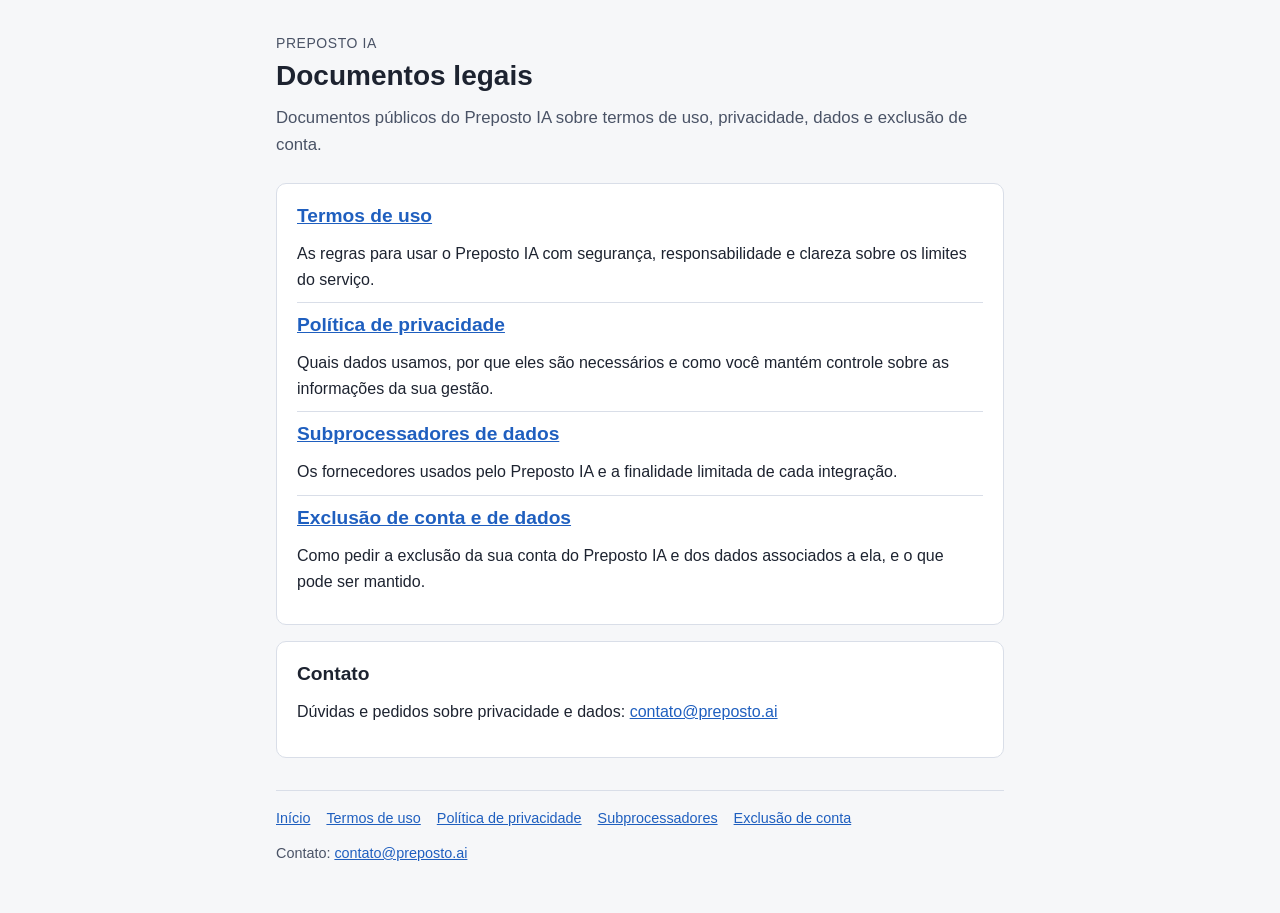
<file: index.html>
<!doctype html>
<html lang="pt-BR">
<head>
  <meta charset="utf-8">
  <meta name="viewport" content="width=device-width, initial-scale=1">
  <title>Preposto IA — documentos legais</title>
  <link rel="stylesheet" href="style.css">
</head>
<body>
  <main class="pagina">
    <header class="topo">
      <p class="sobretitulo">Preposto IA</p>
      <h1>Documentos legais</h1>
      <p class="descricao">Documentos públicos do Preposto IA sobre termos de uso, privacidade, dados e exclusão de conta.</p>
    </header>

    <section class="bloco" aria-label="Documentos">
      <ul class="itens">
        <li>
          <h2><a href="termos.html">Termos de uso</a></h2>
          <p>As regras para usar o Preposto IA com segurança, responsabilidade e clareza sobre os limites do serviço.</p>
        </li>
        <li>
          <h2><a href="privacidade.html">Política de privacidade</a></h2>
          <p>Quais dados usamos, por que eles são necessários e como você mantém controle sobre as informações da sua gestão.</p>
        </li>
        <li>
          <h2><a href="subprocessadores.html">Subprocessadores de dados</a></h2>
          <p>Os fornecedores usados pelo Preposto IA e a finalidade limitada de cada integração.</p>
        </li>
        <li>
          <h2><a href="exclusao-de-conta.html">Exclusão de conta e de dados</a></h2>
          <p>Como pedir a exclusão da sua conta do Preposto IA e dos dados associados a ela, e o que pode ser mantido.</p>
        </li>
      </ul>
    </section>

    <section class="bloco">
      <h2>Contato</h2>
      <p>Dúvidas e pedidos sobre privacidade e dados: <a href="mailto:contato@preposto.ai">contato@preposto.ai</a></p>
    </section>

    <footer class="rodape">
      <ul>
        <li><a href="index.html">Início</a></li>
        <li><a href="termos.html">Termos de uso</a></li>
        <li><a href="privacidade.html">Política de privacidade</a></li>
        <li><a href="subprocessadores.html">Subprocessadores</a></li>
        <li><a href="exclusao-de-conta.html">Exclusão de conta</a></li>
      </ul>
      <p>Contato: <a href="mailto:contato@preposto.ai">contato@preposto.ai</a></p>
    </footer>
  </main>
</body>
</html>
</file>
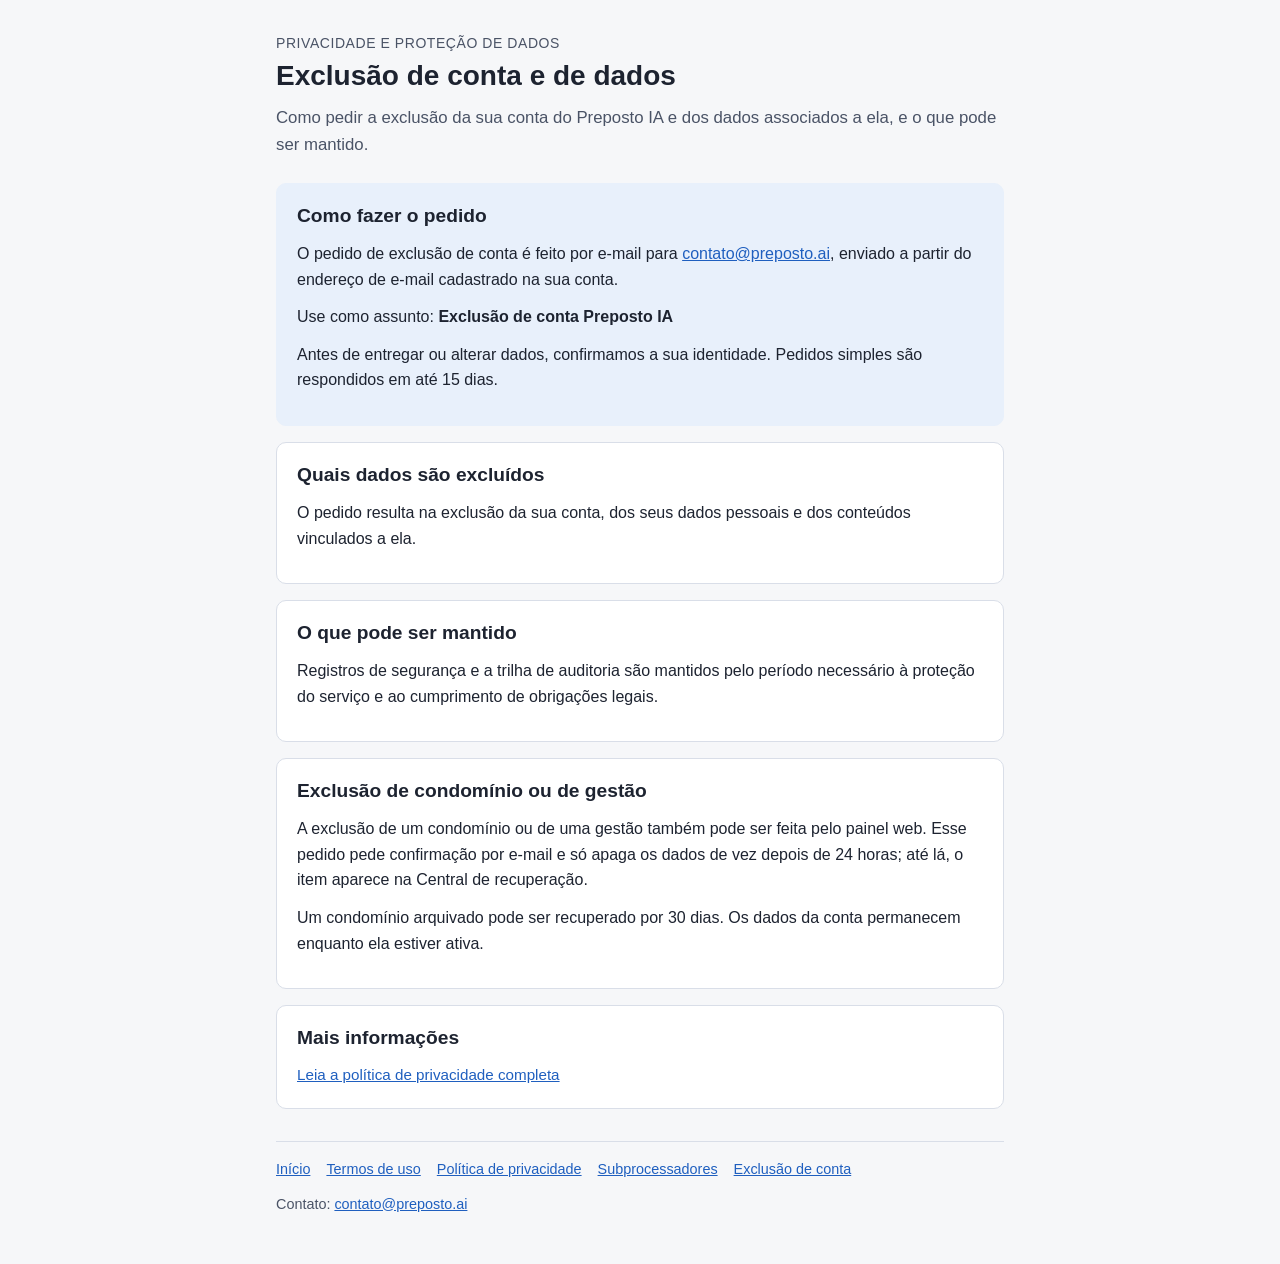
<file: exclusao-de-conta.html>
<!doctype html>
<html lang="pt-BR">
<head>
  <meta charset="utf-8">
  <meta name="viewport" content="width=device-width, initial-scale=1">
  <title>Exclusão de conta · Preposto IA</title>
  <link rel="stylesheet" href="style.css">
</head>
<body>
  <main class="pagina">
    <header class="topo">
      <p class="sobretitulo">Privacidade e proteção de dados</p>
      <h1>Exclusão de conta e de dados</h1>
      <p class="descricao">Como pedir a exclusão da sua conta do Preposto IA e dos dados associados a ela, e o que pode ser mantido.</p>
    </header>

    <section class="bloco resumo" aria-labelledby="pedido-titulo">
      <h2 id="pedido-titulo">Como fazer o pedido</h2>
      <p>O pedido de exclusão de conta é feito por e-mail para <a href="mailto:contato@preposto.ai?subject=Exclus%C3%A3o%20de%20conta%20Preposto%20IA">contato@preposto.ai</a>, enviado a partir do endereço de e-mail cadastrado na sua conta.</p>
      <p>Use como assunto: <strong>Exclusão de conta Preposto IA</strong></p>
      <p>Antes de entregar ou alterar dados, confirmamos a sua identidade. Pedidos simples são respondidos em até 15 dias.</p>
    </section>

    <section class="secao" id="dados-excluidos" aria-labelledby="t-dados-excluidos">
      <h2 id="t-dados-excluidos">Quais dados são excluídos</h2>
      <p>O pedido resulta na exclusão da sua conta, dos seus dados pessoais e dos conteúdos vinculados a ela.</p>
    </section>

    <section class="secao" id="dados-mantidos" aria-labelledby="t-dados-mantidos">
      <h2 id="t-dados-mantidos">O que pode ser mantido</h2>
      <p>Registros de segurança e a trilha de auditoria são mantidos pelo período necessário à proteção do serviço e ao cumprimento de obrigações legais.</p>
    </section>

    <section class="secao" id="condominio-e-gestao" aria-labelledby="t-condominio-e-gestao">
      <h2 id="t-condominio-e-gestao">Exclusão de condomínio ou de gestão</h2>
      <p>A exclusão de um condomínio ou de uma gestão também pode ser feita pelo painel web. Esse pedido pede confirmação por e-mail e só apaga os dados de vez depois de 24 horas; até lá, o item aparece na Central de recuperação.</p>
      <p>Um condomínio arquivado pode ser recuperado por 30 dias. Os dados da conta permanecem enquanto ela estiver ativa.</p>
    </section>

    <section class="secao" id="mais-informacoes" aria-labelledby="t-mais-informacoes">
      <h2 id="t-mais-informacoes">Mais informações</h2>
      <p class="links"><a href="privacidade.html">Leia a política de privacidade completa</a></p>
    </section>

    <footer class="rodape">
      <ul>
        <li><a href="index.html">Início</a></li>
        <li><a href="termos.html">Termos de uso</a></li>
        <li><a href="privacidade.html">Política de privacidade</a></li>
        <li><a href="subprocessadores.html">Subprocessadores</a></li>
        <li><a href="exclusao-de-conta.html">Exclusão de conta</a></li>
      </ul>
      <p>Contato: <a href="mailto:contato@preposto.ai">contato@preposto.ai</a></p>
    </footer>
  </main>
</body>
</html>
</file>
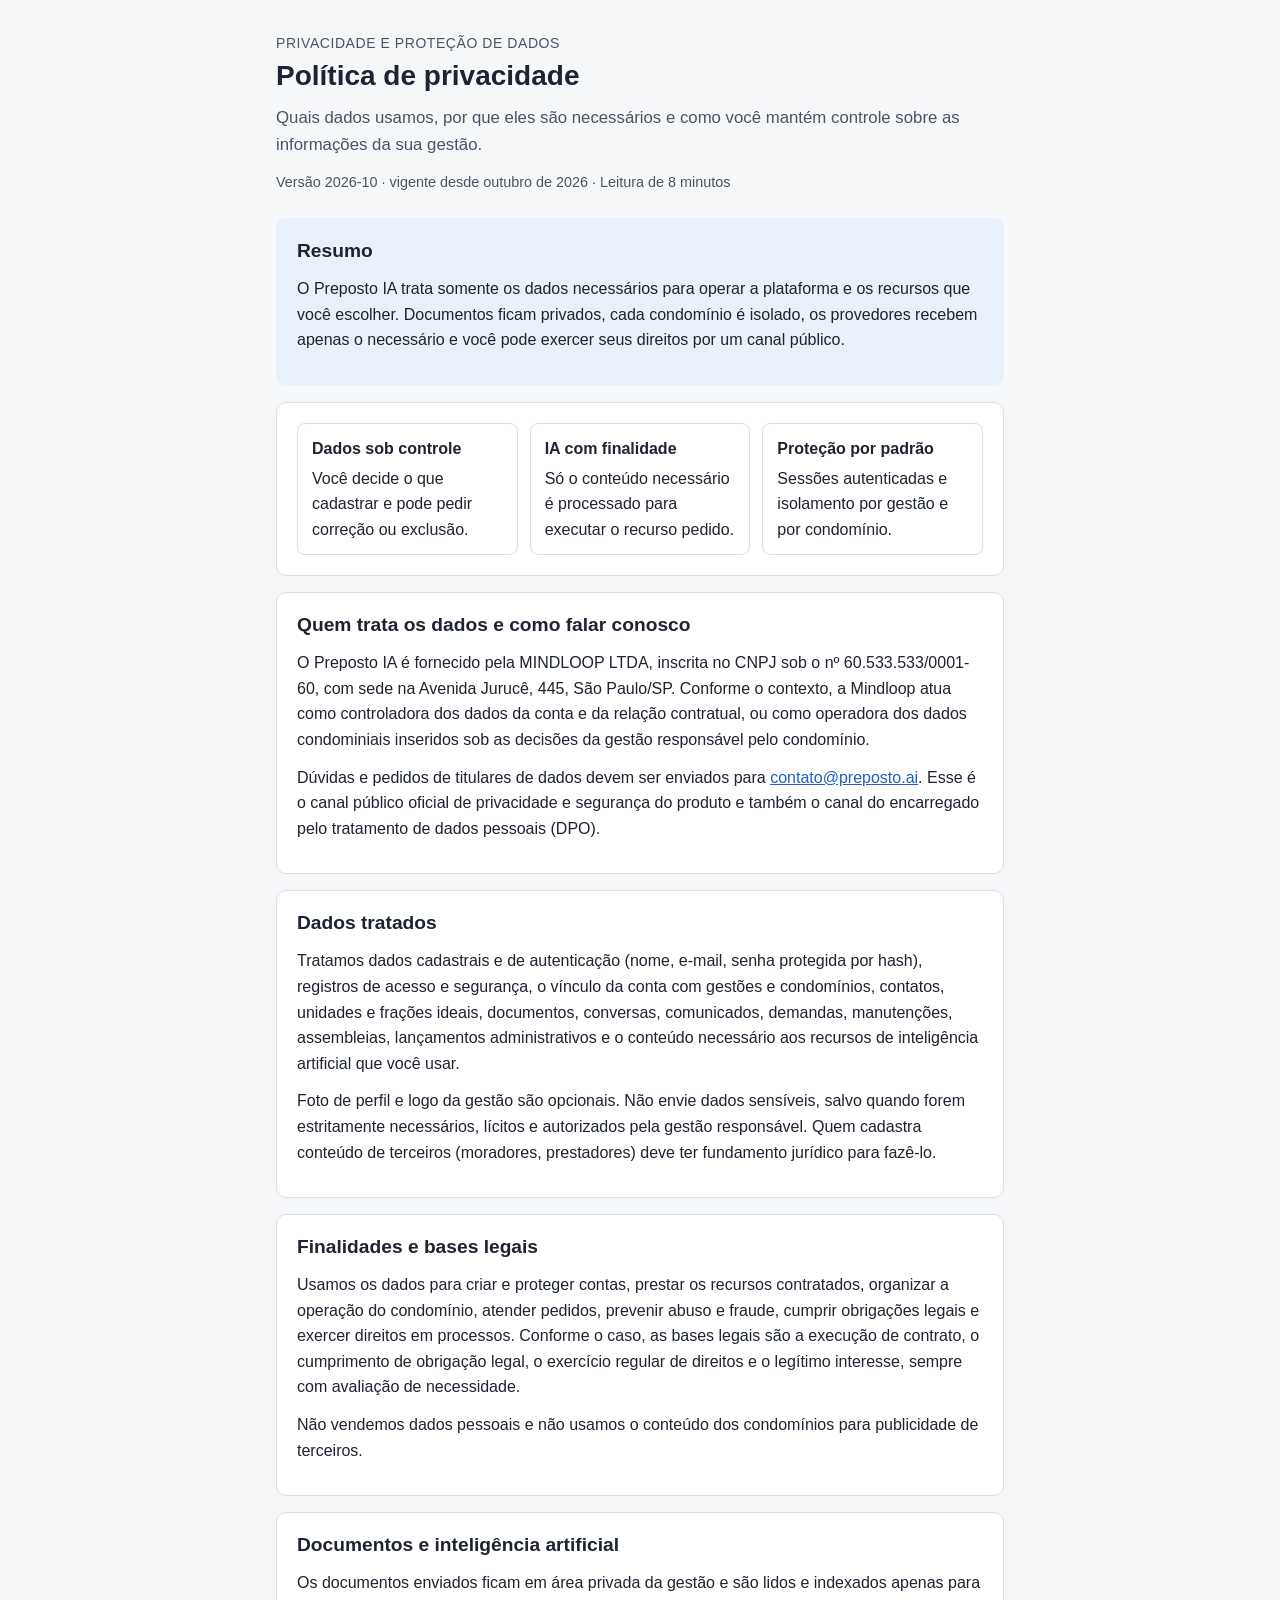
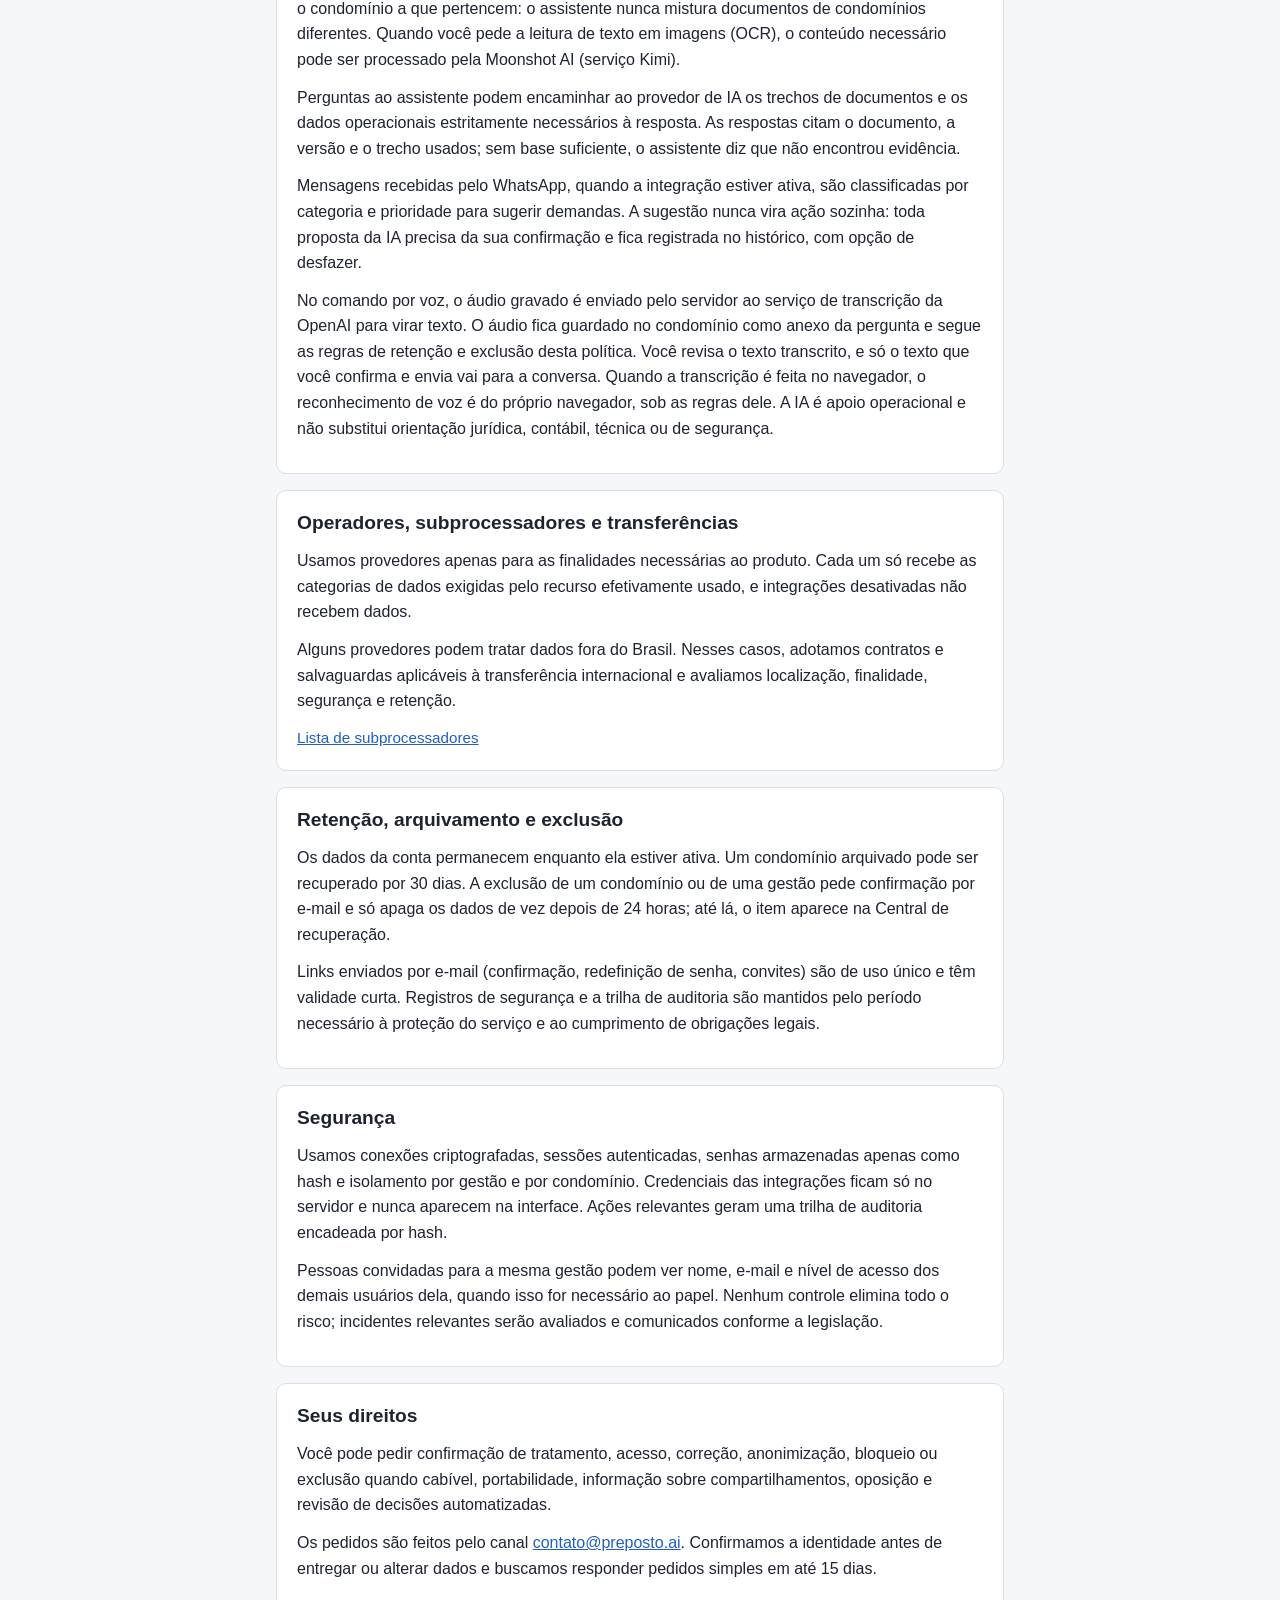
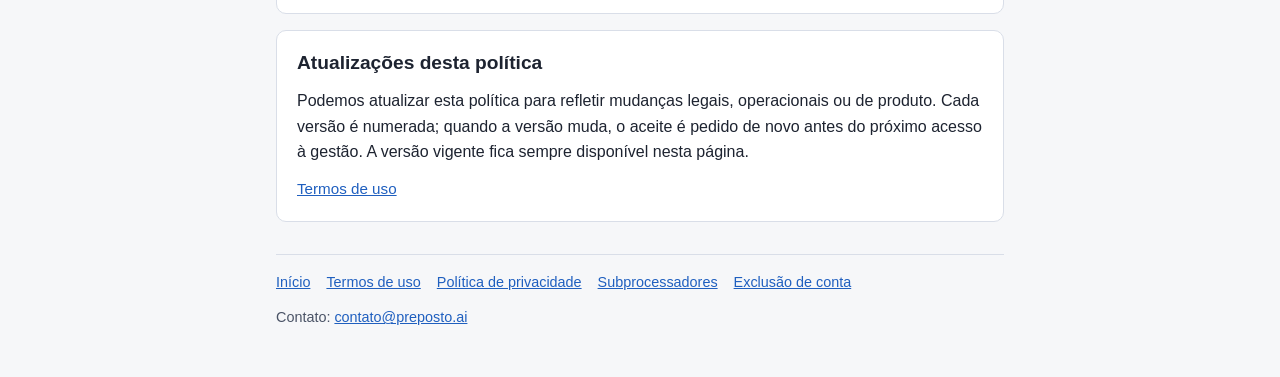
<file: privacidade.html>
<!doctype html>
<html lang="pt-BR">
<head>
  <meta charset="utf-8">
  <meta name="viewport" content="width=device-width, initial-scale=1">
  <title>Política de privacidade · Preposto IA</title>
  <link rel="stylesheet" href="style.css">
</head>
<body>
  <main class="pagina">
    <header class="topo">
      <p class="sobretitulo">Privacidade e proteção de dados</p>
      <h1>Política de privacidade</h1>
      <p class="descricao">Quais dados usamos, por que eles são necessários e como você mantém controle sobre as informações da sua gestão.</p>
      <p class="meta">Versão 2026-10 · vigente desde outubro de 2026 · Leitura de 8 minutos</p>
    </header>

    <section class="bloco resumo" aria-labelledby="resumo-titulo">
      <h2 id="resumo-titulo">Resumo</h2>
      <p>O Preposto IA trata somente os dados necessários para operar a plataforma e os recursos que você escolher. Documentos ficam privados, cada condomínio é isolado, os provedores recebem apenas o necessário e você pode exercer seus direitos por um canal público.</p>
    </section>

    <section class="bloco" aria-label="Destaques">
      <ul class="destaques">
        <li>
          <h3>Dados sob controle</h3>
          <p>Você decide o que cadastrar e pode pedir correção ou exclusão.</p>
        </li>
        <li>
          <h3>IA com finalidade</h3>
          <p>Só o conteúdo necessário é processado para executar o recurso pedido.</p>
        </li>
        <li>
          <h3>Proteção por padrão</h3>
          <p>Sessões autenticadas e isolamento por gestão e por condomínio.</p>
        </li>
      </ul>
    </section>

    <section class="secao" id="controladora-e-contato" aria-labelledby="t-controladora-e-contato">
      <h2 id="t-controladora-e-contato">Quem trata os dados e como falar conosco</h2>
      <p>O Preposto IA é fornecido pela MINDLOOP LTDA, inscrita no CNPJ sob o nº 60.533.533/0001-60, com sede na Avenida Jurucê, 445, São Paulo/SP. Conforme o contexto, a Mindloop atua como controladora dos dados da conta e da relação contratual, ou como operadora dos dados condominiais inseridos sob as decisões da gestão responsável pelo condomínio.</p>
      <p>Dúvidas e pedidos de titulares de dados devem ser enviados para <a href="mailto:contato@preposto.ai">contato@preposto.ai</a>. Esse é o canal público oficial de privacidade e segurança do produto e também o canal do encarregado pelo tratamento de dados pessoais (DPO).</p>
    </section>

    <section class="secao" id="dados-tratados" aria-labelledby="t-dados-tratados">
      <h2 id="t-dados-tratados">Dados tratados</h2>
      <p>Tratamos dados cadastrais e de autenticação (nome, e-mail, senha protegida por hash), registros de acesso e segurança, o vínculo da conta com gestões e condomínios, contatos, unidades e frações ideais, documentos, conversas, comunicados, demandas, manutenções, assembleias, lançamentos administrativos e o conteúdo necessário aos recursos de inteligência artificial que você usar.</p>
      <p>Foto de perfil e logo da gestão são opcionais. Não envie dados sensíveis, salvo quando forem estritamente necessários, lícitos e autorizados pela gestão responsável. Quem cadastra conteúdo de terceiros (moradores, prestadores) deve ter fundamento jurídico para fazê-lo.</p>
    </section>

    <section class="secao" id="finalidades-e-bases-legais" aria-labelledby="t-finalidades-e-bases-legais">
      <h2 id="t-finalidades-e-bases-legais">Finalidades e bases legais</h2>
      <p>Usamos os dados para criar e proteger contas, prestar os recursos contratados, organizar a operação do condomínio, atender pedidos, prevenir abuso e fraude, cumprir obrigações legais e exercer direitos em processos. Conforme o caso, as bases legais são a execução de contrato, o cumprimento de obrigação legal, o exercício regular de direitos e o legítimo interesse, sempre com avaliação de necessidade.</p>
      <p>Não vendemos dados pessoais e não usamos o conteúdo dos condomínios para publicidade de terceiros.</p>
    </section>

    <section class="secao" id="documentos-e-ia" aria-labelledby="t-documentos-e-ia">
      <h2 id="t-documentos-e-ia">Documentos e inteligência artificial</h2>
      <p>Os documentos enviados ficam em área privada da gestão e são lidos e indexados apenas para o condomínio a que pertencem: o assistente nunca mistura documentos de condomínios diferentes. Quando você pede a leitura de texto em imagens (OCR), o conteúdo necessário pode ser processado pela Moonshot AI (serviço Kimi).</p>
      <p>Perguntas ao assistente podem encaminhar ao provedor de IA os trechos de documentos e os dados operacionais estritamente necessários à resposta. As respostas citam o documento, a versão e o trecho usados; sem base suficiente, o assistente diz que não encontrou evidência.</p>
      <p>Mensagens recebidas pelo WhatsApp, quando a integração estiver ativa, são classificadas por categoria e prioridade para sugerir demandas. A sugestão nunca vira ação sozinha: toda proposta da IA precisa da sua confirmação e fica registrada no histórico, com opção de desfazer.</p>
      <p>No comando por voz, o áudio gravado é enviado pelo servidor ao serviço de transcrição da OpenAI para virar texto. O áudio fica guardado no condomínio como anexo da pergunta e segue as regras de retenção e exclusão desta política. Você revisa o texto transcrito, e só o texto que você confirma e envia vai para a conversa. Quando a transcrição é feita no navegador, o reconhecimento de voz é do próprio navegador, sob as regras dele. A IA é apoio operacional e não substitui orientação jurídica, contábil, técnica ou de segurança.</p>
    </section>

    <section class="secao" id="operadores-e-transferencias" aria-labelledby="t-operadores-e-transferencias">
      <h2 id="t-operadores-e-transferencias">Operadores, subprocessadores e transferências</h2>
      <p>Usamos provedores apenas para as finalidades necessárias ao produto. Cada um só recebe as categorias de dados exigidas pelo recurso efetivamente usado, e integrações desativadas não recebem dados.</p>
      <p>Alguns provedores podem tratar dados fora do Brasil. Nesses casos, adotamos contratos e salvaguardas aplicáveis à transferência internacional e avaliamos localização, finalidade, segurança e retenção.</p>
      <p class="links"><a href="subprocessadores.html">Lista de subprocessadores</a></p>
    </section>

    <section class="secao" id="retencao" aria-labelledby="t-retencao">
      <h2 id="t-retencao">Retenção, arquivamento e exclusão</h2>
      <p>Os dados da conta permanecem enquanto ela estiver ativa. Um condomínio arquivado pode ser recuperado por 30 dias. A exclusão de um condomínio ou de uma gestão pede confirmação por e-mail e só apaga os dados de vez depois de 24 horas; até lá, o item aparece na Central de recuperação.</p>
      <p>Links enviados por e-mail (confirmação, redefinição de senha, convites) são de uso único e têm validade curta. Registros de segurança e a trilha de auditoria são mantidos pelo período necessário à proteção do serviço e ao cumprimento de obrigações legais.</p>
    </section>

    <section class="secao" id="seguranca" aria-labelledby="t-seguranca">
      <h2 id="t-seguranca">Segurança</h2>
      <p>Usamos conexões criptografadas, sessões autenticadas, senhas armazenadas apenas como hash e isolamento por gestão e por condomínio. Credenciais das integrações ficam só no servidor e nunca aparecem na interface. Ações relevantes geram uma trilha de auditoria encadeada por hash.</p>
      <p>Pessoas convidadas para a mesma gestão podem ver nome, e-mail e nível de acesso dos demais usuários dela, quando isso for necessário ao papel. Nenhum controle elimina todo o risco; incidentes relevantes serão avaliados e comunicados conforme a legislação.</p>
    </section>

    <section class="secao" id="seus-direitos" aria-labelledby="t-seus-direitos">
      <h2 id="t-seus-direitos">Seus direitos</h2>
      <p>Você pode pedir confirmação de tratamento, acesso, correção, anonimização, bloqueio ou exclusão quando cabível, portabilidade, informação sobre compartilhamentos, oposição e revisão de decisões automatizadas.</p>
      <p>Os pedidos são feitos pelo canal <a href="mailto:contato@preposto.ai">contato@preposto.ai</a>. Confirmamos a identidade antes de entregar ou alterar dados e buscamos responder pedidos simples em até 15 dias.</p>
    </section>

    <section class="secao" id="atualizacoes" aria-labelledby="t-atualizacoes">
      <h2 id="t-atualizacoes">Atualizações desta política</h2>
      <p>Podemos atualizar esta política para refletir mudanças legais, operacionais ou de produto. Cada versão é numerada; quando a versão muda, o aceite é pedido de novo antes do próximo acesso à gestão. A versão vigente fica sempre disponível nesta página.</p>
      <p class="links"><a href="termos.html">Termos de uso</a></p>
    </section>

    <footer class="rodape">
      <ul>
        <li><a href="index.html">Início</a></li>
        <li><a href="termos.html">Termos de uso</a></li>
        <li><a href="privacidade.html">Política de privacidade</a></li>
        <li><a href="subprocessadores.html">Subprocessadores</a></li>
        <li><a href="exclusao-de-conta.html">Exclusão de conta</a></li>
      </ul>
      <p>Contato: <a href="mailto:contato@preposto.ai">contato@preposto.ai</a></p>
    </footer>
  </main>
</body>
</html>
</file>
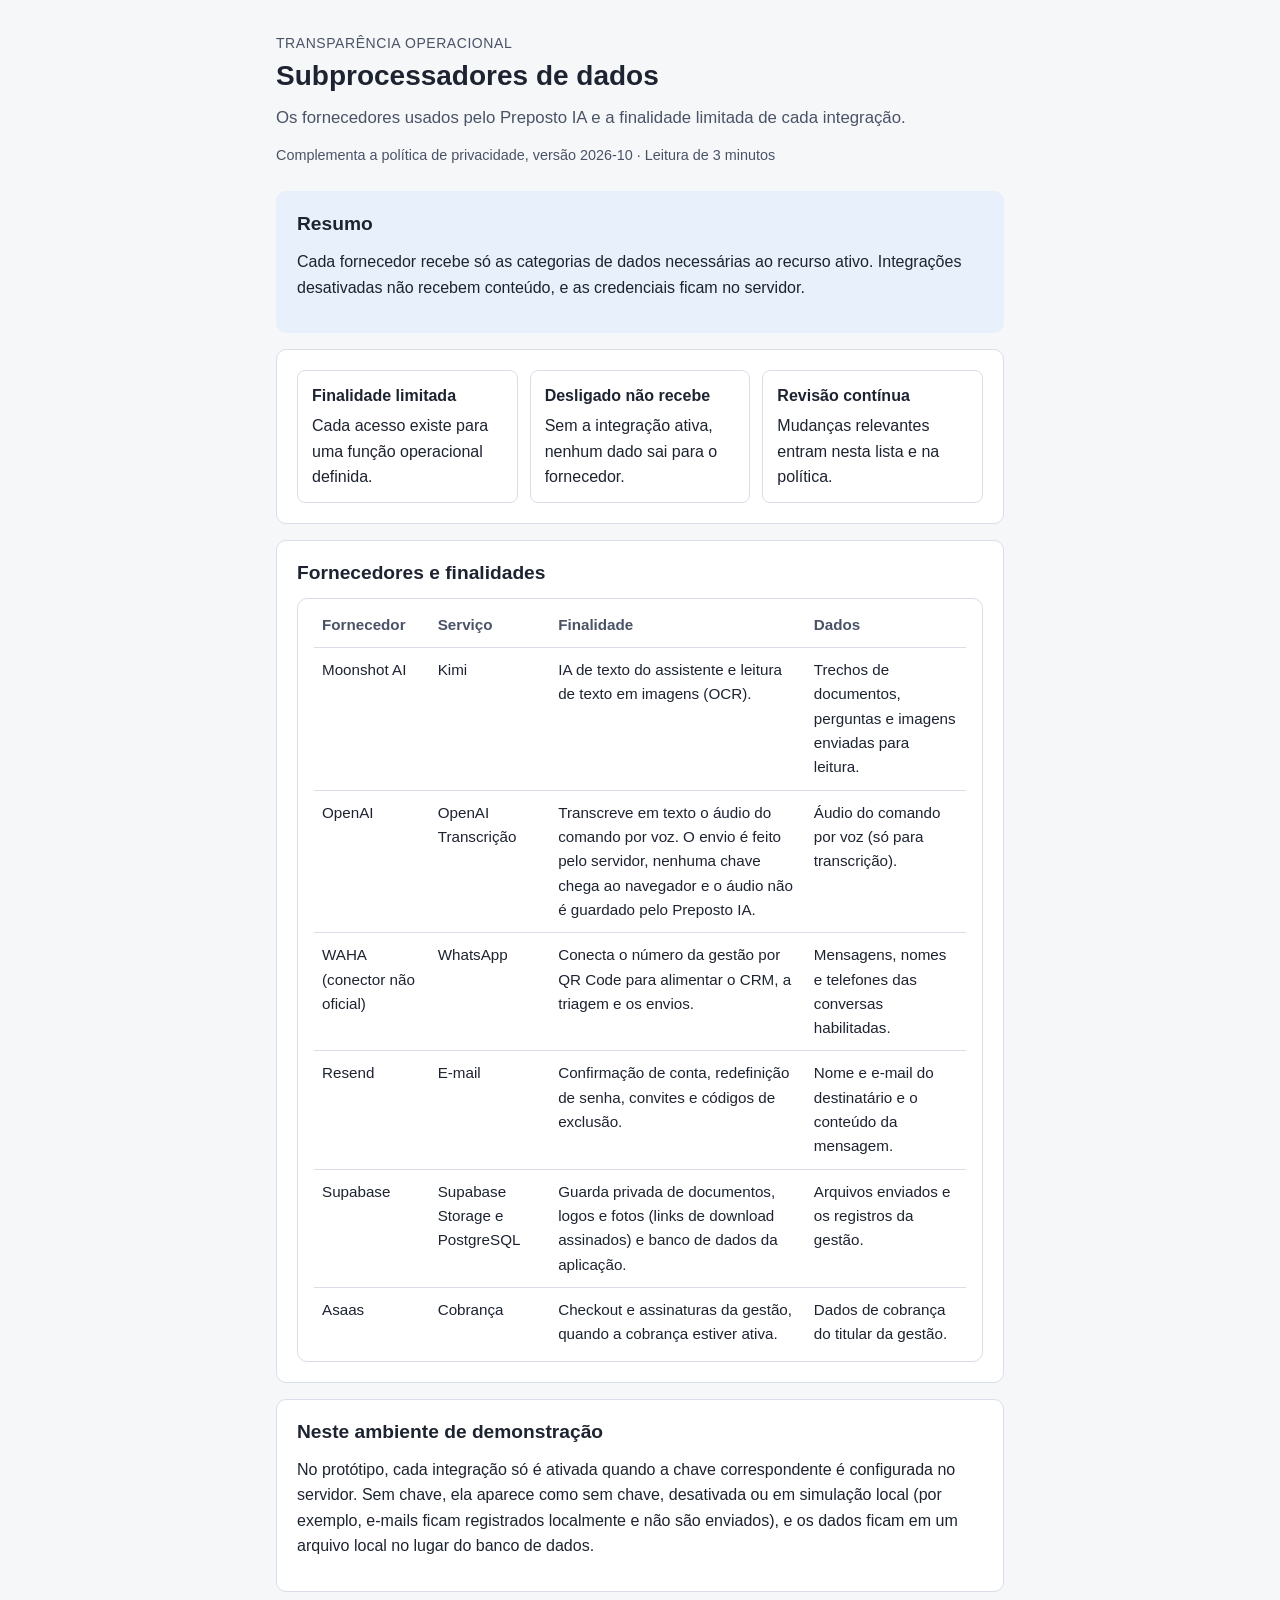
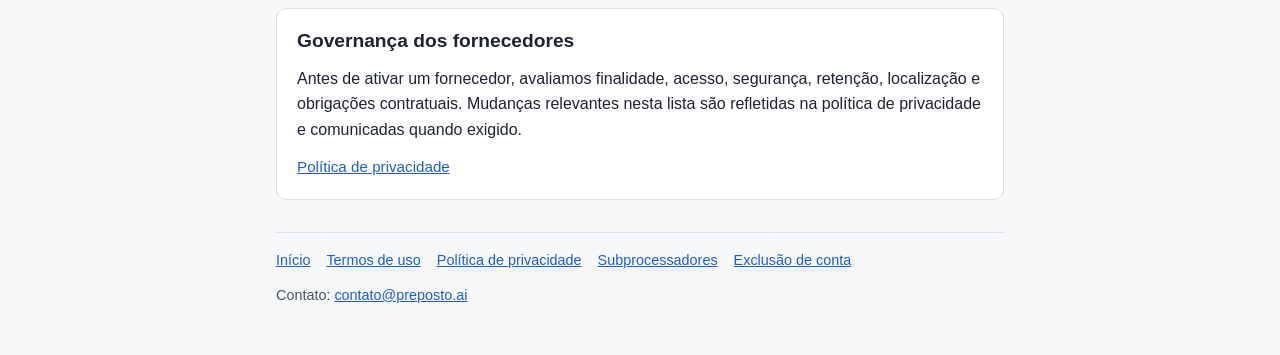
<file: subprocessadores.html>
<!doctype html>
<html lang="pt-BR">
<head>
  <meta charset="utf-8">
  <meta name="viewport" content="width=device-width, initial-scale=1">
  <title>Subprocessadores de dados · Preposto IA</title>
  <link rel="stylesheet" href="style.css">
</head>
<body>
  <main class="pagina">
    <header class="topo">
      <p class="sobretitulo">Transparência operacional</p>
      <h1>Subprocessadores de dados</h1>
      <p class="descricao">Os fornecedores usados pelo Preposto IA e a finalidade limitada de cada integração.</p>
      <p class="meta">Complementa a política de privacidade, versão 2026-10 · Leitura de 3 minutos</p>
    </header>

    <section class="bloco resumo" aria-labelledby="resumo-titulo">
      <h2 id="resumo-titulo">Resumo</h2>
      <p>Cada fornecedor recebe só as categorias de dados necessárias ao recurso ativo. Integrações desativadas não recebem conteúdo, e as credenciais ficam no servidor.</p>
    </section>

    <section class="bloco" aria-label="Destaques">
      <ul class="destaques">
        <li>
          <h3>Finalidade limitada</h3>
          <p>Cada acesso existe para uma função operacional definida.</p>
        </li>
        <li>
          <h3>Desligado não recebe</h3>
          <p>Sem a integração ativa, nenhum dado sai para o fornecedor.</p>
        </li>
        <li>
          <h3>Revisão contínua</h3>
          <p>Mudanças relevantes entram nesta lista e na política.</p>
        </li>
      </ul>
    </section>

    <section class="secao" id="fornecedores" aria-labelledby="t-fornecedores">
      <h2 id="t-fornecedores">Fornecedores e finalidades</h2>
      <div class="tabela-wrap">
        <table>
          <thead>
            <tr>
              <th scope="col">Fornecedor</th>
              <th scope="col">Serviço</th>
              <th scope="col">Finalidade</th>
              <th scope="col">Dados</th>
            </tr>
          </thead>
          <tbody>
            <tr>
              <td>Moonshot AI</td>
              <td>Kimi</td>
              <td>IA de texto do assistente e leitura de texto em imagens (OCR).</td>
              <td>Trechos de documentos, perguntas e imagens enviadas para leitura.</td>
            </tr>
            <tr>
              <td>OpenAI</td>
              <td>OpenAI Transcrição</td>
              <td>Transcreve em texto o áudio do comando por voz. O envio é feito pelo servidor, nenhuma chave chega ao navegador e o áudio não é guardado pelo Preposto IA.</td>
              <td>Áudio do comando por voz (só para transcrição).</td>
            </tr>
            <tr>
              <td>WAHA (conector não oficial)</td>
              <td>WhatsApp</td>
              <td>Conecta o número da gestão por QR Code para alimentar o CRM, a triagem e os envios.</td>
              <td>Mensagens, nomes e telefones das conversas habilitadas.</td>
            </tr>
            <tr>
              <td>Resend</td>
              <td>E-mail</td>
              <td>Confirmação de conta, redefinição de senha, convites e códigos de exclusão.</td>
              <td>Nome e e-mail do destinatário e o conteúdo da mensagem.</td>
            </tr>
            <tr>
              <td>Supabase</td>
              <td>Supabase Storage e PostgreSQL</td>
              <td>Guarda privada de documentos, logos e fotos (links de download assinados) e banco de dados da aplicação.</td>
              <td>Arquivos enviados e os registros da gestão.</td>
            </tr>
            <tr>
              <td>Asaas</td>
              <td>Cobrança</td>
              <td>Checkout e assinaturas da gestão, quando a cobrança estiver ativa.</td>
              <td>Dados de cobrança do titular da gestão.</td>
            </tr>
          </tbody>
        </table>
      </div>
    </section>

    <section class="secao" id="ambiente-local" aria-labelledby="t-ambiente-local">
      <h2 id="t-ambiente-local">Neste ambiente de demonstração</h2>
      <p>No protótipo, cada integração só é ativada quando a chave correspondente é configurada no servidor. Sem chave, ela aparece como sem chave, desativada ou em simulação local (por exemplo, e-mails ficam registrados localmente e não são enviados), e os dados ficam em um arquivo local no lugar do banco de dados.</p>
    </section>

    <section class="secao" id="governanca" aria-labelledby="t-governanca">
      <h2 id="t-governanca">Governança dos fornecedores</h2>
      <p>Antes de ativar um fornecedor, avaliamos finalidade, acesso, segurança, retenção, localização e obrigações contratuais. Mudanças relevantes nesta lista são refletidas na política de privacidade e comunicadas quando exigido.</p>
      <p class="links"><a href="privacidade.html">Política de privacidade</a></p>
    </section>

    <footer class="rodape">
      <ul>
        <li><a href="index.html">Início</a></li>
        <li><a href="termos.html">Termos de uso</a></li>
        <li><a href="privacidade.html">Política de privacidade</a></li>
        <li><a href="subprocessadores.html">Subprocessadores</a></li>
        <li><a href="exclusao-de-conta.html">Exclusão de conta</a></li>
      </ul>
      <p>Contato: <a href="mailto:contato@preposto.ai">contato@preposto.ai</a></p>
    </footer>
  </main>
</body>
</html>
</file>
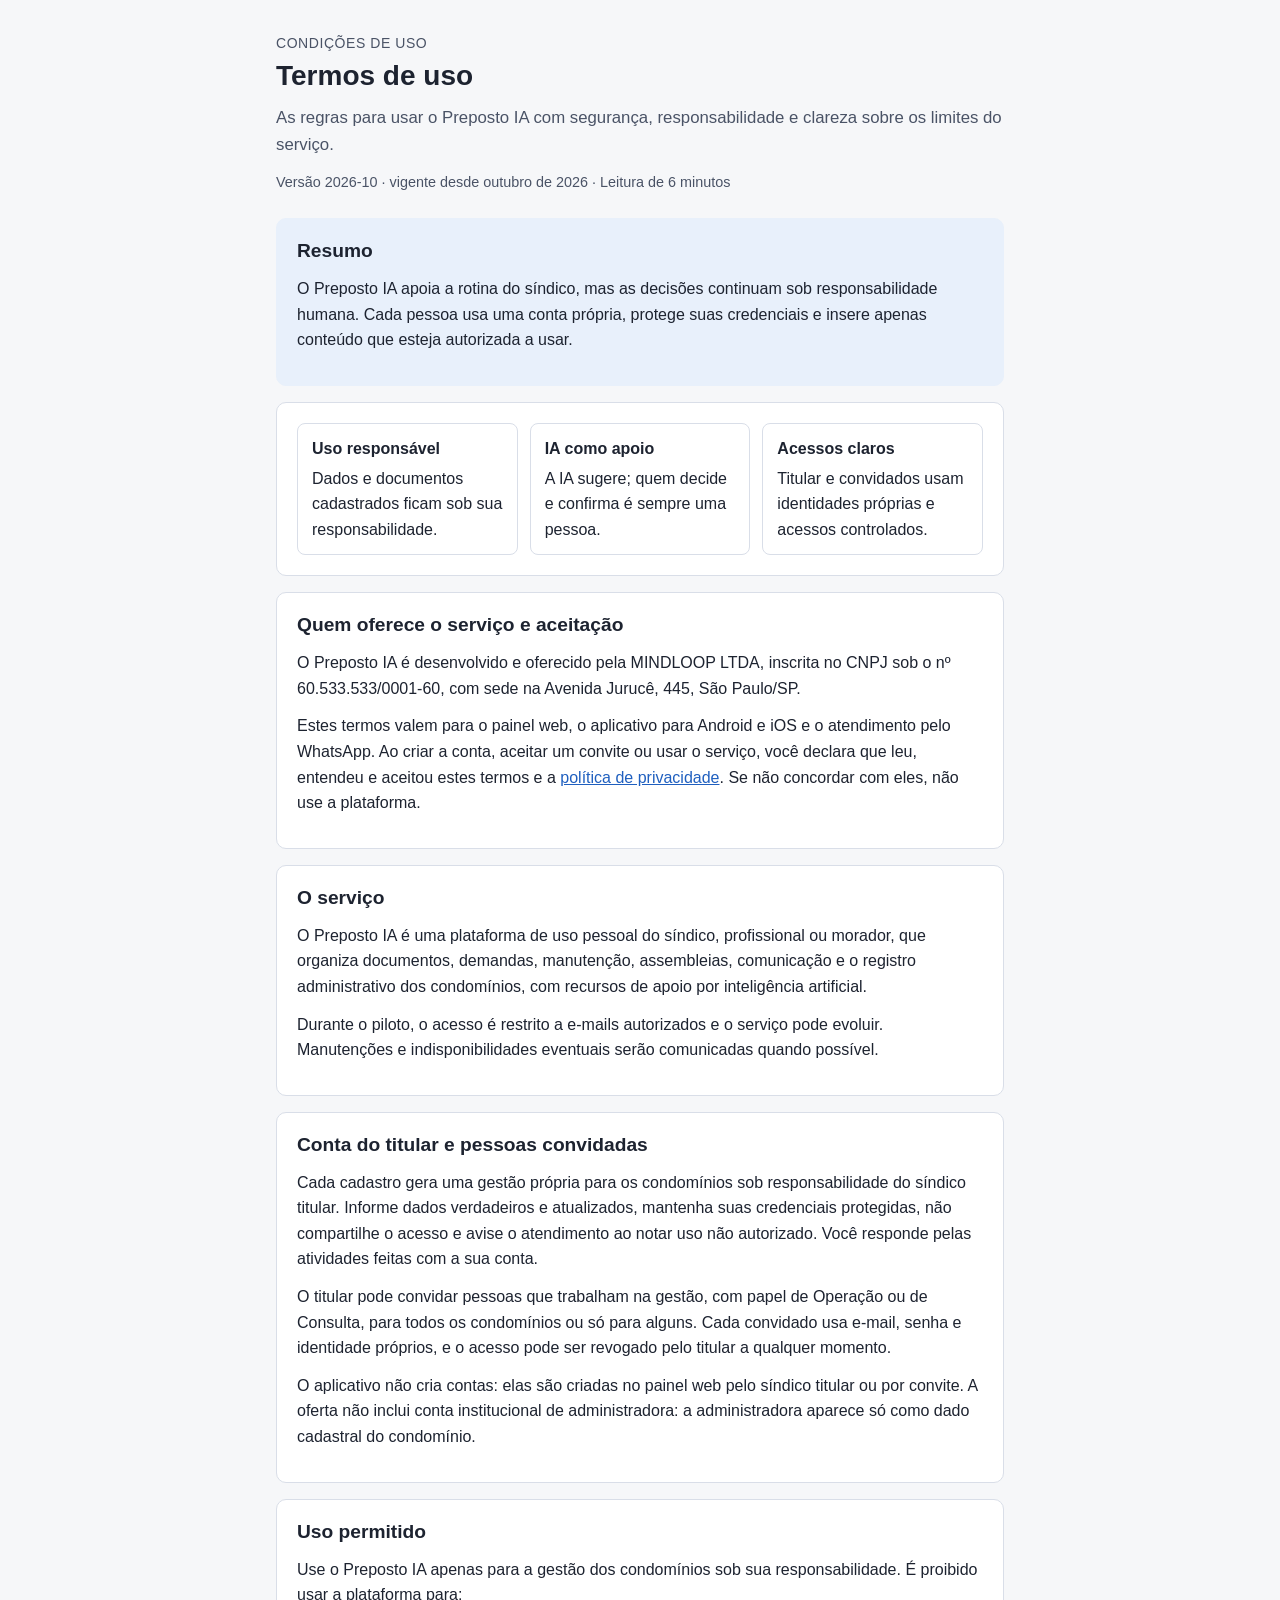
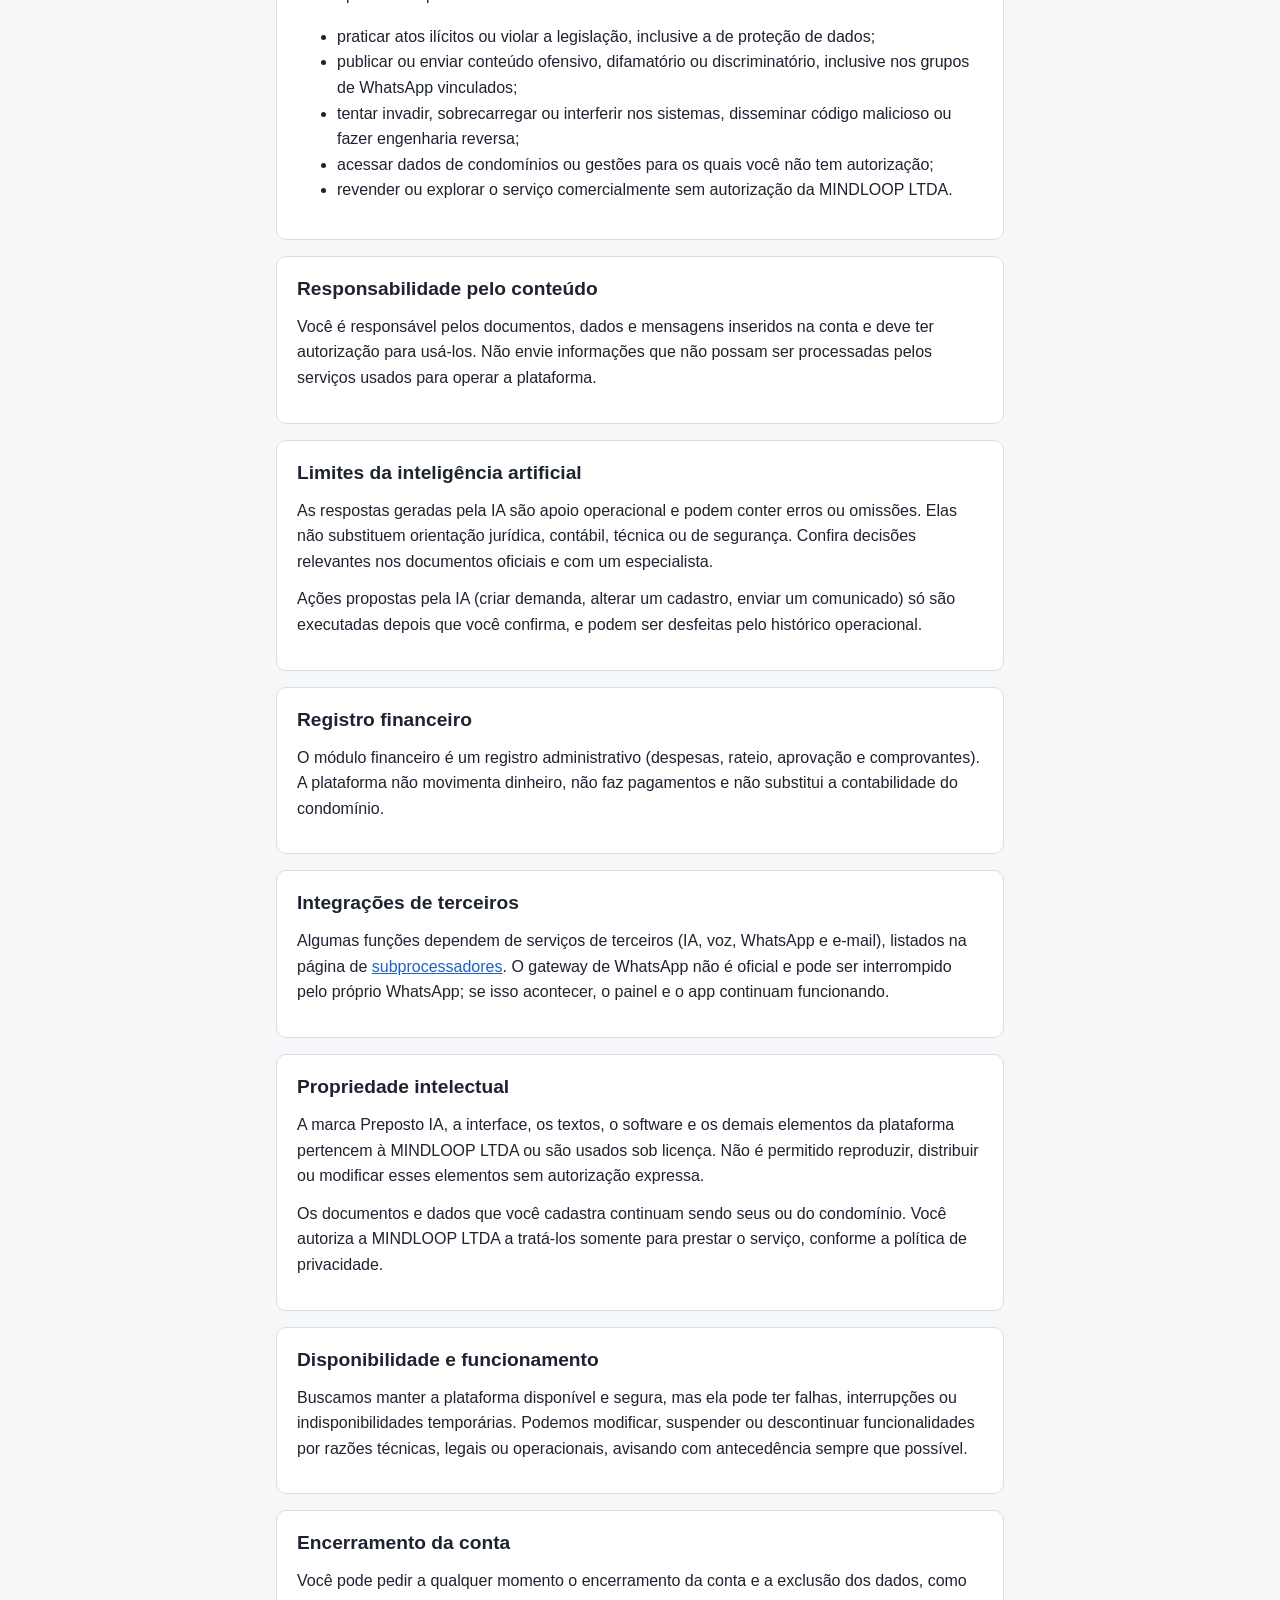
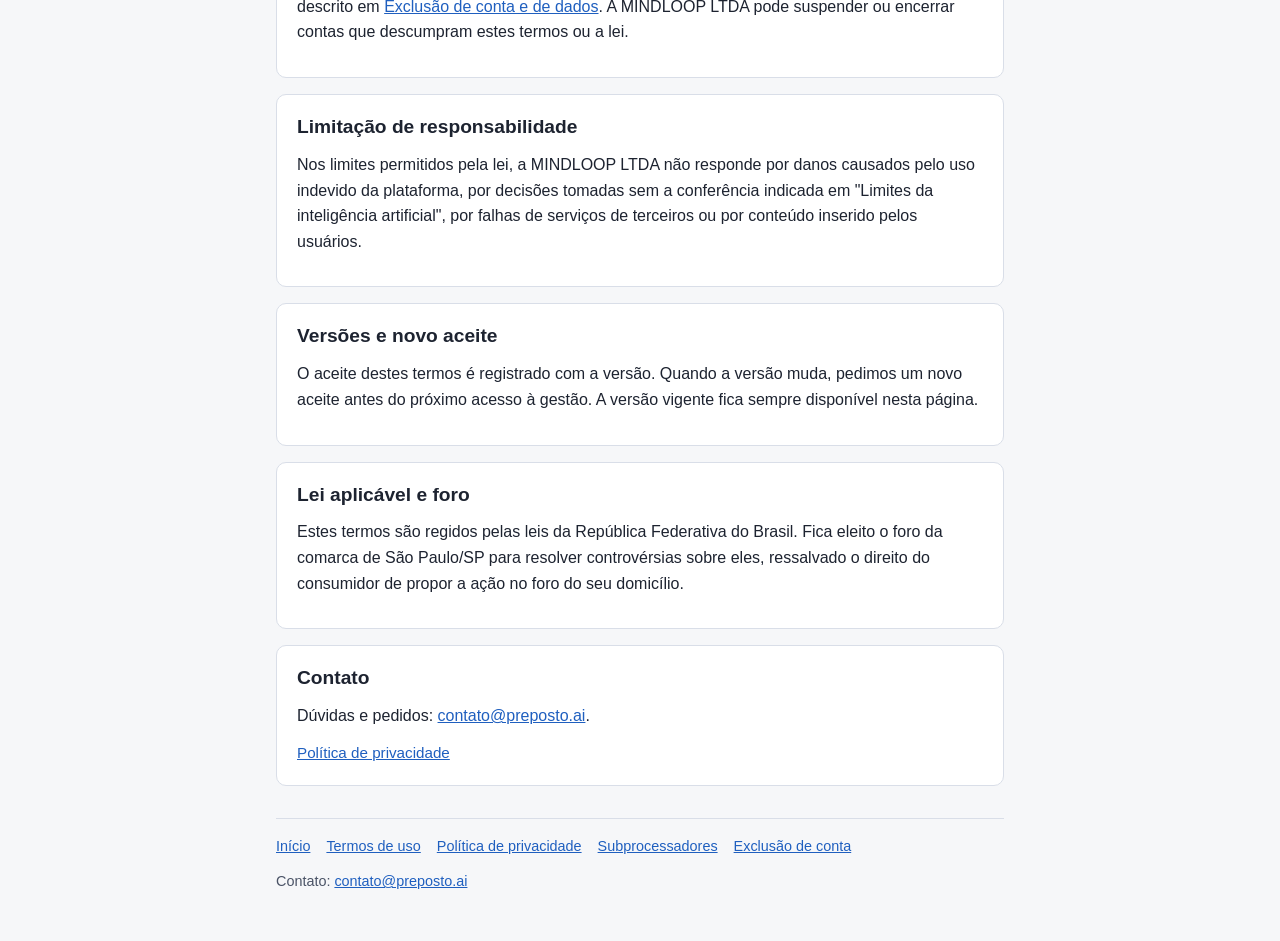
<file: termos.html>
<!doctype html>
<html lang="pt-BR">
<head>
  <meta charset="utf-8">
  <meta name="viewport" content="width=device-width, initial-scale=1">
  <title>Termos de uso · Preposto IA</title>
  <link rel="stylesheet" href="style.css">
</head>
<body>
  <main class="pagina">
    <header class="topo">
      <p class="sobretitulo">Condições de uso</p>
      <h1>Termos de uso</h1>
      <p class="descricao">As regras para usar o Preposto IA com segurança, responsabilidade e clareza sobre os limites do serviço.</p>
      <p class="meta">Versão 2026-10 · vigente desde outubro de 2026 · Leitura de 6 minutos</p>
    </header>

    <section class="bloco resumo" aria-labelledby="resumo-titulo">
      <h2 id="resumo-titulo">Resumo</h2>
      <p>O Preposto IA apoia a rotina do síndico, mas as decisões continuam sob responsabilidade humana. Cada pessoa usa uma conta própria, protege suas credenciais e insere apenas conteúdo que esteja autorizada a usar.</p>
    </section>

    <section class="bloco" aria-label="Destaques">
      <ul class="destaques">
        <li>
          <h3>Uso responsável</h3>
          <p>Dados e documentos cadastrados ficam sob sua responsabilidade.</p>
        </li>
        <li>
          <h3>IA como apoio</h3>
          <p>A IA sugere; quem decide e confirma é sempre uma pessoa.</p>
        </li>
        <li>
          <h3>Acessos claros</h3>
          <p>Titular e convidados usam identidades próprias e acessos controlados.</p>
        </li>
      </ul>
    </section>

    <section class="secao" id="quem-oferece" aria-labelledby="t-quem-oferece">
      <h2 id="t-quem-oferece">Quem oferece o serviço e aceitação</h2>
      <p>O Preposto IA é desenvolvido e oferecido pela MINDLOOP LTDA, inscrita no CNPJ sob o nº 60.533.533/0001-60, com sede na Avenida Jurucê, 445, São Paulo/SP.</p>
      <p>Estes termos valem para o painel web, o aplicativo para Android e iOS e o atendimento pelo WhatsApp. Ao criar a conta, aceitar um convite ou usar o serviço, você declara que leu, entendeu e aceitou estes termos e a <a href="privacidade.html">política de privacidade</a>. Se não concordar com eles, não use a plataforma.</p>
    </section>

    <section class="secao" id="o-servico" aria-labelledby="t-o-servico">
      <h2 id="t-o-servico">O serviço</h2>
      <p>O Preposto IA é uma plataforma de uso pessoal do síndico, profissional ou morador, que organiza documentos, demandas, manutenção, assembleias, comunicação e o registro administrativo dos condomínios, com recursos de apoio por inteligência artificial.</p>
      <p>Durante o piloto, o acesso é restrito a e-mails autorizados e o serviço pode evoluir. Manutenções e indisponibilidades eventuais serão comunicadas quando possível.</p>
    </section>

    <section class="secao" id="conta-e-acessos" aria-labelledby="t-conta-e-acessos">
      <h2 id="t-conta-e-acessos">Conta do titular e pessoas convidadas</h2>
      <p>Cada cadastro gera uma gestão própria para os condomínios sob responsabilidade do síndico titular. Informe dados verdadeiros e atualizados, mantenha suas credenciais protegidas, não compartilhe o acesso e avise o atendimento ao notar uso não autorizado. Você responde pelas atividades feitas com a sua conta.</p>
      <p>O titular pode convidar pessoas que trabalham na gestão, com papel de Operação ou de Consulta, para todos os condomínios ou só para alguns. Cada convidado usa e-mail, senha e identidade próprios, e o acesso pode ser revogado pelo titular a qualquer momento.</p>
      <p>O aplicativo não cria contas: elas são criadas no painel web pelo síndico titular ou por convite. A oferta não inclui conta institucional de administradora: a administradora aparece só como dado cadastral do condomínio.</p>
    </section>

    <section class="secao" id="uso-permitido" aria-labelledby="t-uso-permitido">
      <h2 id="t-uso-permitido">Uso permitido</h2>
      <p>Use o Preposto IA apenas para a gestão dos condomínios sob sua responsabilidade. É proibido usar a plataforma para:</p>
      <ul>
        <li>praticar atos ilícitos ou violar a legislação, inclusive a de proteção de dados;</li>
        <li>publicar ou enviar conteúdo ofensivo, difamatório ou discriminatório, inclusive nos grupos de WhatsApp vinculados;</li>
        <li>tentar invadir, sobrecarregar ou interferir nos sistemas, disseminar código malicioso ou fazer engenharia reversa;</li>
        <li>acessar dados de condomínios ou gestões para os quais você não tem autorização;</li>
        <li>revender ou explorar o serviço comercialmente sem autorização da MINDLOOP LTDA.</li>
      </ul>
    </section>

    <section class="secao" id="responsabilidade-pelo-conteudo" aria-labelledby="t-responsabilidade-pelo-conteudo">
      <h2 id="t-responsabilidade-pelo-conteudo">Responsabilidade pelo conteúdo</h2>
      <p>Você é responsável pelos documentos, dados e mensagens inseridos na conta e deve ter autorização para usá-los. Não envie informações que não possam ser processadas pelos serviços usados para operar a plataforma.</p>
    </section>

    <section class="secao" id="limites-da-ia" aria-labelledby="t-limites-da-ia">
      <h2 id="t-limites-da-ia">Limites da inteligência artificial</h2>
      <p>As respostas geradas pela IA são apoio operacional e podem conter erros ou omissões. Elas não substituem orientação jurídica, contábil, técnica ou de segurança. Confira decisões relevantes nos documentos oficiais e com um especialista.</p>
      <p>Ações propostas pela IA (criar demanda, alterar um cadastro, enviar um comunicado) só são executadas depois que você confirma, e podem ser desfeitas pelo histórico operacional.</p>
    </section>

    <section class="secao" id="financeiro" aria-labelledby="t-financeiro">
      <h2 id="t-financeiro">Registro financeiro</h2>
      <p>O módulo financeiro é um registro administrativo (despesas, rateio, aprovação e comprovantes). A plataforma não movimenta dinheiro, não faz pagamentos e não substitui a contabilidade do condomínio.</p>
    </section>

    <section class="secao" id="integracoes" aria-labelledby="t-integracoes">
      <h2 id="t-integracoes">Integrações de terceiros</h2>
      <p>Algumas funções dependem de serviços de terceiros (IA, voz, WhatsApp e e-mail), listados na página de <a href="subprocessadores.html">subprocessadores</a>. O gateway de WhatsApp não é oficial e pode ser interrompido pelo próprio WhatsApp; se isso acontecer, o painel e o app continuam funcionando.</p>
    </section>

    <section class="secao" id="propriedade-intelectual" aria-labelledby="t-propriedade-intelectual">
      <h2 id="t-propriedade-intelectual">Propriedade intelectual</h2>
      <p>A marca Preposto IA, a interface, os textos, o software e os demais elementos da plataforma pertencem à MINDLOOP LTDA ou são usados sob licença. Não é permitido reproduzir, distribuir ou modificar esses elementos sem autorização expressa.</p>
      <p>Os documentos e dados que você cadastra continuam sendo seus ou do condomínio. Você autoriza a MINDLOOP LTDA a tratá-los somente para prestar o serviço, conforme a política de privacidade.</p>
    </section>

    <section class="secao" id="disponibilidade" aria-labelledby="t-disponibilidade">
      <h2 id="t-disponibilidade">Disponibilidade e funcionamento</h2>
      <p>Buscamos manter a plataforma disponível e segura, mas ela pode ter falhas, interrupções ou indisponibilidades temporárias. Podemos modificar, suspender ou descontinuar funcionalidades por razões técnicas, legais ou operacionais, avisando com antecedência sempre que possível.</p>
    </section>

    <section class="secao" id="encerramento" aria-labelledby="t-encerramento">
      <h2 id="t-encerramento">Encerramento da conta</h2>
      <p>Você pode pedir a qualquer momento o encerramento da conta e a exclusão dos dados, como descrito em <a href="exclusao-de-conta.html">Exclusão de conta e de dados</a>. A MINDLOOP LTDA pode suspender ou encerrar contas que descumpram estes termos ou a lei.</p>
    </section>

    <section class="secao" id="responsabilidade" aria-labelledby="t-responsabilidade">
      <h2 id="t-responsabilidade">Limitação de responsabilidade</h2>
      <p>Nos limites permitidos pela lei, a MINDLOOP LTDA não responde por danos causados pelo uso indevido da plataforma, por decisões tomadas sem a conferência indicada em "Limites da inteligência artificial", por falhas de serviços de terceiros ou por conteúdo inserido pelos usuários.</p>
    </section>

    <section class="secao" id="versoes" aria-labelledby="t-versoes">
      <h2 id="t-versoes">Versões e novo aceite</h2>
      <p>O aceite destes termos é registrado com a versão. Quando a versão muda, pedimos um novo aceite antes do próximo acesso à gestão. A versão vigente fica sempre disponível nesta página.</p>
    </section>

    <section class="secao" id="foro" aria-labelledby="t-foro">
      <h2 id="t-foro">Lei aplicável e foro</h2>
      <p>Estes termos são regidos pelas leis da República Federativa do Brasil. Fica eleito o foro da comarca de São Paulo/SP para resolver controvérsias sobre eles, ressalvado o direito do consumidor de propor a ação no foro do seu domicílio.</p>
    </section>

    <section class="secao" id="contato" aria-labelledby="t-contato">
      <h2 id="t-contato">Contato</h2>
      <p>Dúvidas e pedidos: <a href="mailto:contato@preposto.ai">contato@preposto.ai</a>.</p>
      <p class="links"><a href="privacidade.html">Política de privacidade</a></p>
    </section>

    <footer class="rodape">
      <ul>
        <li><a href="index.html">Início</a></li>
        <li><a href="termos.html">Termos de uso</a></li>
        <li><a href="privacidade.html">Política de privacidade</a></li>
        <li><a href="subprocessadores.html">Subprocessadores</a></li>
        <li><a href="exclusao-de-conta.html">Exclusão de conta</a></li>
      </ul>
      <p>Contato: <a href="mailto:contato@preposto.ai">contato@preposto.ai</a></p>
    </footer>
  </main>
</body>
</html>
</file>
<file: style.css>
:root {
  color-scheme: light dark;
  --fundo: #f6f7f9;
  --superficie: #ffffff;
  --texto: #1d2330;
  --texto-suave: #4a5366;
  --destaque: #1f5fbf;
  --borda: #d9dee8;
  --destaque-fundo: #e8f0fb;
}

@media (prefers-color-scheme: dark) {
  :root {
    --fundo: #12151c;
    --superficie: #1b2029;
    --texto: #e7eaf0;
    --texto-suave: #aab3c4;
    --destaque: #8ab4ff;
    --borda: #2e3644;
    --destaque-fundo: #1f2a3d;
  }
}

* {
  box-sizing: border-box;
}

html {
  -webkit-text-size-adjust: 100%;
}

body {
  margin: 0;
  padding: 0;
  background: var(--fundo);
  color: var(--texto);
  font-family: -apple-system, BlinkMacSystemFont, "Segoe UI", Roboto, Helvetica, Arial, sans-serif;
  font-size: 16px;
  line-height: 1.6;
}

.pagina {
  max-width: 760px;
  margin: 0 auto;
  padding: 32px 16px 48px;
}

header.topo {
  margin-bottom: 24px;
}

.sobretitulo {
  margin: 0 0 4px;
  color: var(--texto-suave);
  font-size: 0.875rem;
  text-transform: uppercase;
  letter-spacing: 0.04em;
}

h1 {
  margin: 0 0 12px;
  font-size: 1.75rem;
  line-height: 1.25;
}

h2 {
  margin: 0 0 12px;
  font-size: 1.2rem;
  line-height: 1.3;
}

h3 {
  margin: 0 0 4px;
  font-size: 1rem;
}

p {
  margin: 0 0 12px;
}

a {
  color: var(--destaque);
  overflow-wrap: anywhere;
}

.meta {
  margin: 0;
  color: var(--texto-suave);
  font-size: 0.9rem;
}

.descricao {
  font-size: 1.05rem;
  color: var(--texto-suave);
}

.bloco {
  background: var(--superficie);
  border: 1px solid var(--borda);
  border-radius: 10px;
  padding: 20px;
  margin-bottom: 16px;
}

.resumo {
  background: var(--destaque-fundo);
  border-color: var(--destaque-fundo);
}

.destaques {
  list-style: none;
  margin: 0;
  padding: 0;
  display: grid;
  gap: 12px;
}

.destaques li {
  background: var(--superficie);
  border: 1px solid var(--borda);
  border-radius: 8px;
  padding: 12px 14px;
}

.destaques p {
  margin: 0;
}

.secao {
  background: var(--superficie);
  border: 1px solid var(--borda);
  border-radius: 10px;
  padding: 20px;
  margin-bottom: 16px;
}

.itens {
  margin: 0;
  padding: 0;
  list-style: none;
}

.itens li {
  padding: 10px 0;
  border-top: 1px solid var(--borda);
}

.itens li:first-child {
  border-top: 0;
  padding-top: 0;
}

.itens p {
  margin: 0;
}

.links {
  margin: 8px 0 0;
  font-size: 0.95rem;
}

table {
  width: 100%;
  border-collapse: collapse;
  font-size: 0.95rem;
}

th,
td {
  text-align: left;
  vertical-align: top;
  padding: 10px 8px;
  border-top: 1px solid var(--borda);
}

th {
  color: var(--texto-suave);
  font-weight: 600;
  border-top: 0;
}

.tabela-wrap {
  overflow-x: auto;
  background: var(--superficie);
  border: 1px solid var(--borda);
  border-radius: 10px;
  padding: 4px 16px;
}

.rodape {
  margin-top: 32px;
  padding-top: 16px;
  border-top: 1px solid var(--borda);
  font-size: 0.9rem;
  color: var(--texto-suave);
}

.rodape ul {
  list-style: none;
  margin: 0 0 12px;
  padding: 0;
  display: flex;
  flex-wrap: wrap;
  gap: 8px 16px;
}

.rodape p {
  margin: 0;
}

@media (min-width: 600px) {
  .destaques {
    grid-template-columns: repeat(3, 1fr);
  }
}

@media (max-width: 380px) {
  h1 {
    font-size: 1.5rem;
  }
}
</file>
